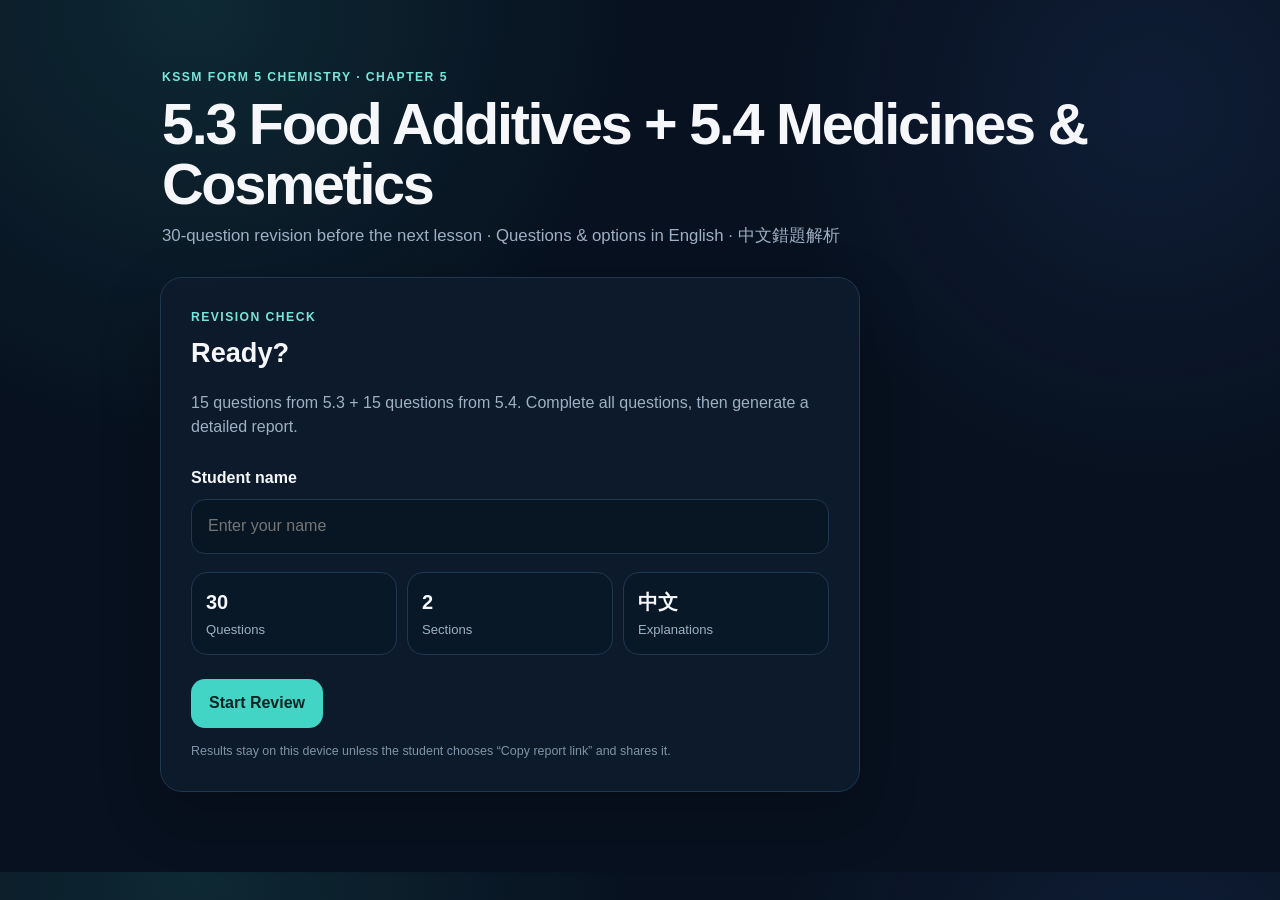
<file: form5-chemistry-ch5-3-5-4-review/index.html>
<!doctype html>
<html lang="en">
<head>
  <meta charset="utf-8" />
  <meta name="viewport" content="width=device-width, initial-scale=1" />
  <meta name="theme-color" content="#0b1220" />
  <title>Form 5 Chemistry Review — 5.3 & 5.4</title>
  <link rel="stylesheet" href="../form5-chemistry-ch5-review/styles.css" />
</head>
<body>
  <main class="shell">
    <header class="hero">
      <div class="eyebrow">KSSM FORM 5 CHEMISTRY · CHAPTER 5</div>
      <h1>5.3 Food Additives + 5.4 Medicines & Cosmetics</h1>
      <p>30-question revision before the next lesson · Questions & options in English · 中文錯題解析</p>
    </header>

    <section id="startScreen" class="card start-card">
      <div class="section-tag">Revision Check</div>
      <h2>Ready?</h2>
      <p class="muted">15 questions from 5.3 + 15 questions from 5.4. Complete all questions, then generate a detailed report.</p>
      <label class="field">
        <span>Student name</span>
        <input id="studentName" type="text" maxlength="60" placeholder="Enter your name" autocomplete="name" />
      </label>
      <div class="info-grid">
        <div><strong>30</strong><span>Questions</span></div>
        <div><strong>2</strong><span>Sections</span></div>
        <div><strong>中文</strong><span>Explanations</span></div>
      </div>
      <button id="startBtn" class="primary">Start Review</button>
      <p class="privacy-note">Results stay on this device unless the student chooses “Copy report link” and shares it.</p>
    </section>

    <section id="quizScreen" class="hidden">
      <div class="sticky-progress card">
        <div class="progress-top">
          <div>
            <span class="section-tag" id="sectionLabel">Section 5.3</span>
            <strong id="progressText">Question 1 of 30</strong>
          </div>
          <span id="answeredCount">0 answered</span>
        </div>
        <div class="progress-track"><div id="progressBar" class="progress-bar"></div></div>
      </div>

      <form id="quizForm" class="questions"></form>

      <div class="submit-wrap card">
        <div>
          <strong>Finished all 30?</strong>
          <p class="muted">You can still submit with unanswered questions, but they will count as incorrect.</p>
        </div>
        <button id="submitBtn" type="button" class="primary">Submit & Generate Report</button>
      </div>
    </section>

    <section id="reportScreen" class="hidden">
      <div class="card report-hero">
        <div>
          <div class="section-tag">Revision Report</div>
          <h2 id="reportTitle">Results</h2>
          <p id="reportMeta" class="muted"></p>
        </div>
        <div class="score-ring" id="scoreRing"><span id="scorePct">0%</span></div>
      </div>

      <div class="summary-grid">
        <div class="card stat"><span>Overall</span><strong id="overallScore">0 / 30</strong></div>
        <div class="card stat"><span>5.3 Food Additives</span><strong id="score53">0 / 15</strong></div>
        <div class="card stat"><span>5.4 Medicines & Cosmetics</span><strong id="score54">0 / 15</strong></div>
        <div class="card stat"><span>Need Review</span><strong id="wrongCount">0</strong></div>
      </div>

      <div class="report-actions card no-print">
        <button id="copyLinkBtn" class="primary">Copy Report Link</button>
        <button id="printBtn" class="secondary">Print / Save PDF</button>
        <button id="retryBtn" class="secondary">Try Again</button>
      </div>

      <section class="card analysis-card">
        <div class="section-head">
          <div>
            <div class="section-tag">錯題分析</div>
            <h2>Questions to Review</h2>
          </div>
          <span id="reviewBadge" class="badge"></span>
        </div>
        <div id="wrongReview"></div>
      </section>

      <section class="card analysis-card">
        <div class="section-head">
          <div>
            <div class="section-tag">Full Answer Record</div>
            <h2>All 30 Questions</h2>
          </div>
        </div>
        <div id="fullReview"></div>
      </section>
    </section>
  </main>

  <div id="toast" class="toast hidden" role="status" aria-live="polite"></div>
  <script src="app.js"></script>
</body>
</html>
</file>
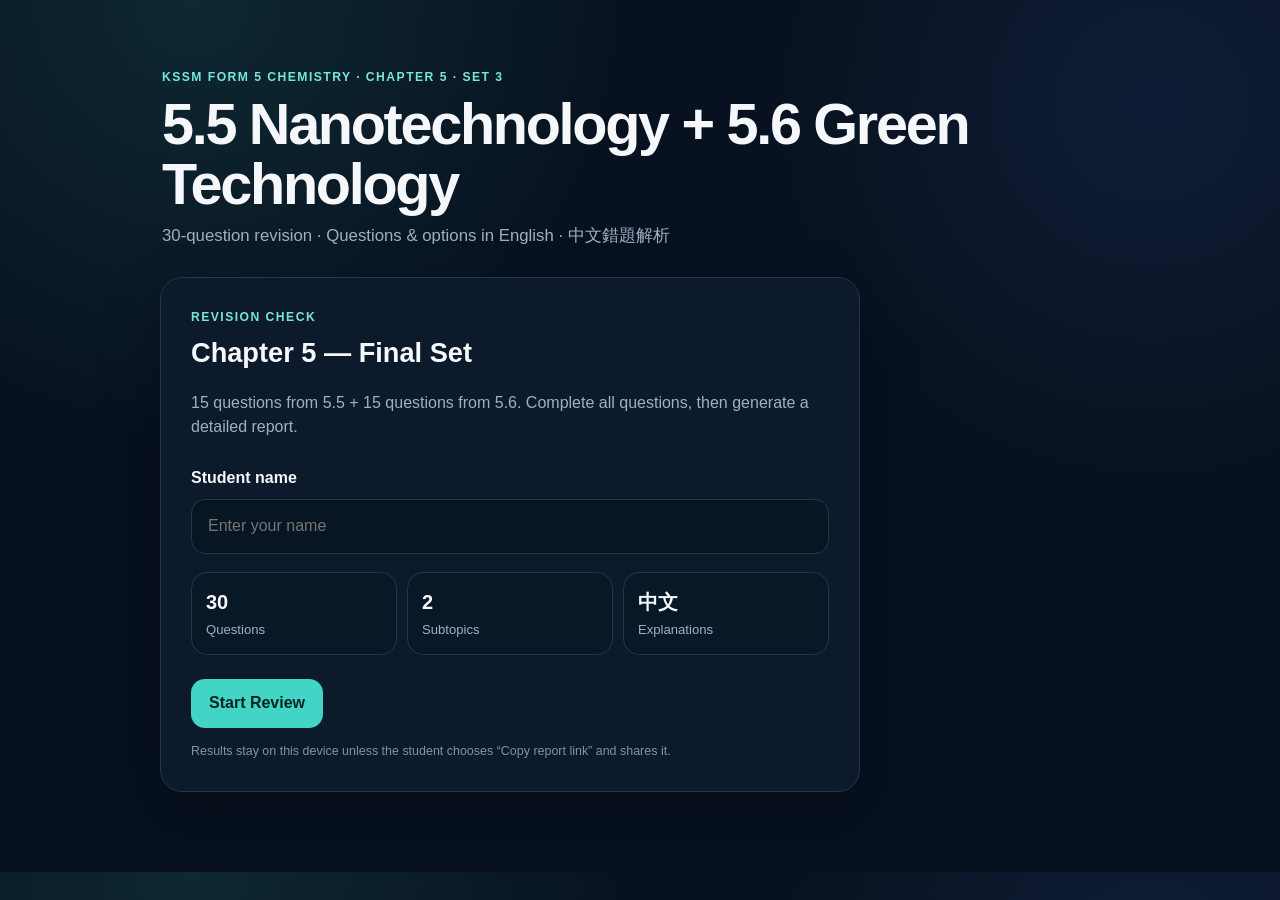
<file: form5-chemistry-ch5-5-5-5-6-review/index.html>
<!doctype html>
<html lang="en">
<head>
  <meta charset="utf-8" />
  <meta name="viewport" content="width=device-width, initial-scale=1" />
  <meta name="theme-color" content="#0b1220" />
  <title>Form 5 Chemistry Review — 5.5 & 5.6</title>
  <link rel="stylesheet" href="../form5-chemistry-ch5-review/styles.css" />
</head>
<body>
  <main class="shell">
    <header class="hero">
      <div class="eyebrow">KSSM FORM 5 CHEMISTRY · CHAPTER 5 · SET 3</div>
      <h1>5.5 Nanotechnology + 5.6 Green Technology</h1>
      <p>30-question revision · Questions & options in English · 中文錯題解析</p>
    </header>

    <section id="startScreen" class="card start-card">
      <div class="section-tag">Revision Check</div>
      <h2>Chapter 5 — Final Set</h2>
      <p class="muted">15 questions from 5.5 + 15 questions from 5.6. Complete all questions, then generate a detailed report.</p>
      <label class="field">
        <span>Student name</span>
        <input id="studentName" type="text" maxlength="60" placeholder="Enter your name" autocomplete="name" />
      </label>
      <div class="info-grid">
        <div><strong>30</strong><span>Questions</span></div>
        <div><strong>2</strong><span>Subtopics</span></div>
        <div><strong>中文</strong><span>Explanations</span></div>
      </div>
      <button id="startBtn" class="primary">Start Review</button>
      <p class="privacy-note">Results stay on this device unless the student chooses “Copy report link” and shares it.</p>
    </section>

    <section id="quizScreen" class="hidden">
      <div class="sticky-progress card">
        <div class="progress-top">
          <div>
            <span class="section-tag" id="sectionLabel">Section 5.5</span>
            <strong id="progressText">Question 1 of 30</strong>
          </div>
          <span id="answeredCount">0 answered</span>
        </div>
        <div class="progress-track"><div id="progressBar" class="progress-bar"></div></div>
      </div>

      <form id="quizForm" class="questions"></form>

      <div class="submit-wrap card">
        <div>
          <strong>Finished all 30?</strong>
          <p class="muted">Unanswered questions count as incorrect.</p>
        </div>
        <button id="submitBtn" type="button" class="primary">Submit & Generate Report</button>
      </div>
    </section>

    <section id="reportScreen" class="hidden">
      <div class="card report-hero">
        <div>
          <div class="section-tag">Revision Report</div>
          <h2 id="reportTitle">Results</h2>
          <p id="reportMeta" class="muted"></p>
        </div>
        <div class="score-ring" id="scoreRing"><span id="scorePct">0%</span></div>
      </div>

      <div class="summary-grid">
        <div class="card stat"><span>Overall</span><strong id="overallScore">0 / 30</strong></div>
        <div class="card stat"><span>5.5 Nanotechnology</span><strong id="score55">0 / 15</strong></div>
        <div class="card stat"><span>5.6 Green Technology</span><strong id="score56">0 / 15</strong></div>
        <div class="card stat"><span>Need Review</span><strong id="wrongCount">0</strong></div>
      </div>

      <div class="report-actions card no-print">
        <button id="copyLinkBtn" class="primary">Copy Report Link</button>
        <button id="printBtn" class="secondary">Print / Save PDF</button>
        <button id="retryBtn" class="secondary">Try Again</button>
      </div>

      <section class="card analysis-card">
        <div class="section-head">
          <div>
            <div class="section-tag">錯題分析</div>
            <h2>Questions to Review</h2>
          </div>
          <span id="reviewBadge" class="badge"></span>
        </div>
        <div id="wrongReview"></div>
      </section>

      <section class="card analysis-card">
        <div class="section-head">
          <div>
            <div class="section-tag">Full Answer Record</div>
            <h2>All 30 Questions</h2>
          </div>
        </div>
        <div id="fullReview"></div>
      </section>
    </section>
  </main>

  <div id="toast" class="toast hidden" role="status" aria-live="polite"></div>
  <script src="app.js"></script>
</body>
</html>
</file>
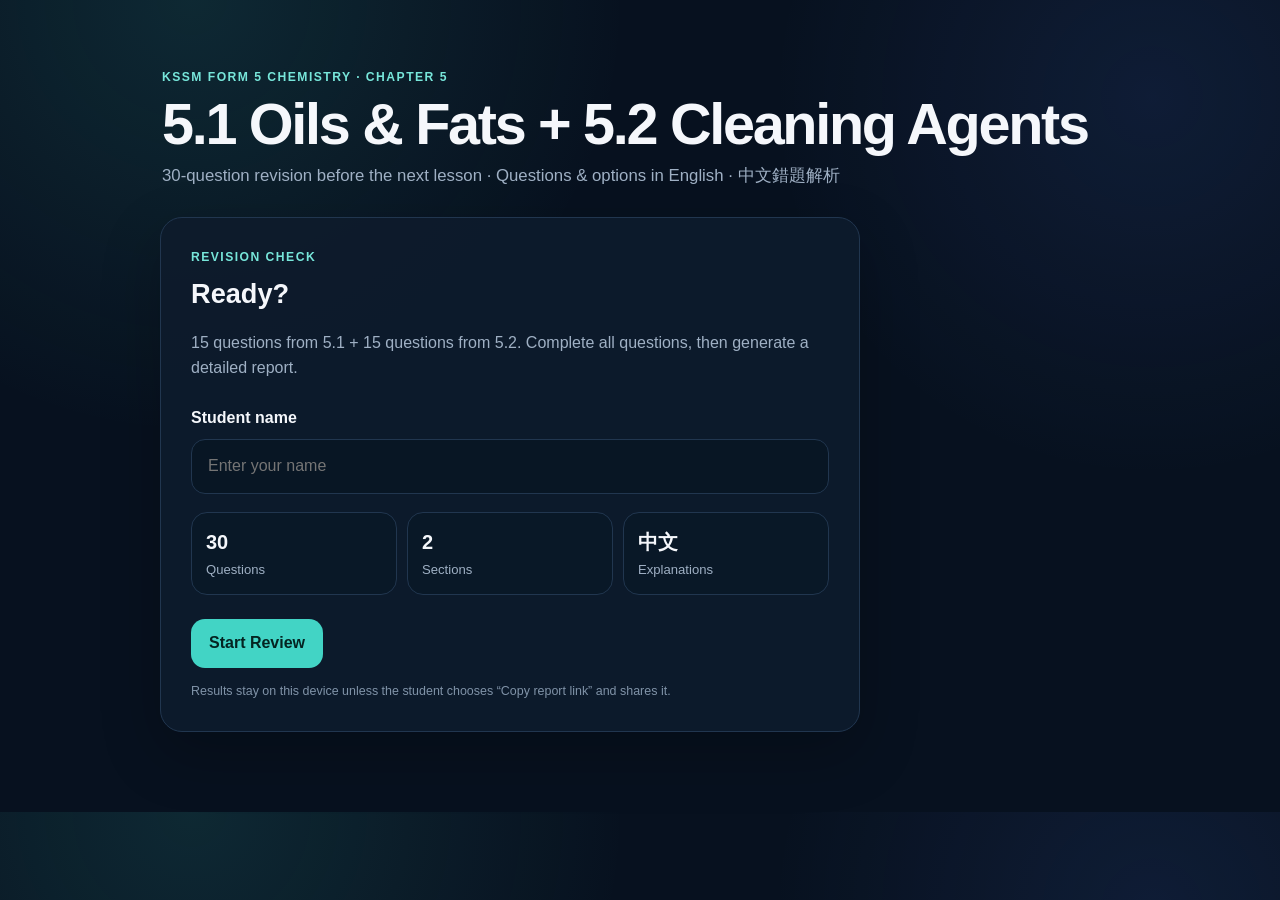
<file: form5-chemistry-ch5-review/index.html>
<!doctype html>
<html lang="en">
<head>
  <meta charset="utf-8" />
  <meta name="viewport" content="width=device-width, initial-scale=1" />
  <meta name="theme-color" content="#0b1220" />
  <title>Form 5 Chemistry Review — 5.1 & 5.2</title>
  <link rel="stylesheet" href="styles.css" />
</head>
<body>
  <main class="shell">
    <header class="hero">
      <div class="eyebrow">KSSM FORM 5 CHEMISTRY · CHAPTER 5</div>
      <h1>5.1 Oils & Fats + 5.2 Cleaning Agents</h1>
      <p>30-question revision before the next lesson · Questions & options in English · 中文錯題解析</p>
    </header>

    <section id="startScreen" class="card start-card">
      <div class="section-tag">Revision Check</div>
      <h2>Ready?</h2>
      <p class="muted">15 questions from 5.1 + 15 questions from 5.2. Complete all questions, then generate a detailed report.</p>
      <label class="field">
        <span>Student name</span>
        <input id="studentName" type="text" maxlength="60" placeholder="Enter your name" autocomplete="name" />
      </label>
      <div class="info-grid">
        <div><strong>30</strong><span>Questions</span></div>
        <div><strong>2</strong><span>Sections</span></div>
        <div><strong>中文</strong><span>Explanations</span></div>
      </div>
      <button id="startBtn" class="primary">Start Review</button>
      <p class="privacy-note">Results stay on this device unless the student chooses “Copy report link” and shares it.</p>
    </section>

    <section id="quizScreen" class="hidden">
      <div class="sticky-progress card">
        <div class="progress-top">
          <div>
            <span class="section-tag" id="sectionLabel">Section 5.1</span>
            <strong id="progressText">Question 1 of 30</strong>
          </div>
          <span id="answeredCount">0 answered</span>
        </div>
        <div class="progress-track"><div id="progressBar" class="progress-bar"></div></div>
      </div>

      <form id="quizForm" class="questions"></form>

      <div class="submit-wrap card">
        <div>
          <strong>Finished all 30?</strong>
          <p class="muted">You can still submit with unanswered questions, but they will count as incorrect.</p>
        </div>
        <button id="submitBtn" type="button" class="primary">Submit & Generate Report</button>
      </div>
    </section>

    <section id="reportScreen" class="hidden">
      <div class="card report-hero">
        <div>
          <div class="section-tag">Revision Report</div>
          <h2 id="reportTitle">Results</h2>
          <p id="reportMeta" class="muted"></p>
        </div>
        <div class="score-ring" id="scoreRing"><span id="scorePct">0%</span></div>
      </div>

      <div class="summary-grid">
        <div class="card stat"><span>Overall</span><strong id="overallScore">0 / 30</strong></div>
        <div class="card stat"><span>5.1 Oils & Fats</span><strong id="score51">0 / 15</strong></div>
        <div class="card stat"><span>5.2 Cleaning Agents</span><strong id="score52">0 / 15</strong></div>
        <div class="card stat"><span>Need Review</span><strong id="wrongCount">0</strong></div>
      </div>

      <div class="report-actions card no-print">
        <button id="copyLinkBtn" class="primary">Copy Report Link</button>
        <button id="printBtn" class="secondary">Print / Save PDF</button>
        <button id="retryBtn" class="secondary">Try Again</button>
      </div>

      <section class="card analysis-card">
        <div class="section-head">
          <div>
            <div class="section-tag">錯題分析</div>
            <h2>Questions to Review</h2>
          </div>
          <span id="reviewBadge" class="badge"></span>
        </div>
        <div id="wrongReview"></div>
      </section>

      <section class="card analysis-card">
        <div class="section-head">
          <div>
            <div class="section-tag">Full Answer Record</div>
            <h2>All 30 Questions</h2>
          </div>
        </div>
        <div id="fullReview"></div>
      </section>
    </section>
  </main>

  <div id="toast" class="toast hidden" role="status" aria-live="polite"></div>
  <script src="app.js"></script>
</body>
</html>
</file>
<file: form5-chemistry-ch5-review/styles.css>
:root {
  --bg: #07111f;
  --panel: #0d1b2c;
  --panel-2: #102238;
  --text: #f5f7fb;
  --muted: #9fb0c4;
  --line: #21364f;
  --accent: #42d4c5;
  --accent-2: #77e6da;
  --good: #53d18c;
  --bad: #ff7a7a;
  --warn: #f5c65c;
  --shadow: 0 22px 60px rgba(0,0,0,.24);
}
* { box-sizing: border-box; }
html { scroll-behavior: smooth; }
body {
  margin: 0;
  background:
    radial-gradient(circle at 15% 0%, rgba(66,212,197,.12), transparent 32%),
    radial-gradient(circle at 90% 12%, rgba(86,130,255,.10), transparent 28%),
    var(--bg);
  color: var(--text);
  font-family: Inter, ui-sans-serif, -apple-system, BlinkMacSystemFont, "Segoe UI", sans-serif;
  line-height: 1.55;
}
button, input { font: inherit; }
.shell { width: min(960px, calc(100% - 28px)); margin: 0 auto; padding: 42px 0 80px; }
.hero { padding: 26px 2px 28px; }
.hero h1 { margin: 8px 0 8px; font-size: clamp(2rem, 5vw, 3.6rem); line-height: 1.04; letter-spacing: -.04em; }
.hero p { margin: 0; color: var(--muted); font-size: 1.05rem; }
.eyebrow, .section-tag { color: var(--accent-2); text-transform: uppercase; letter-spacing: .12em; font-size: .76rem; font-weight: 800; }
.card { background: rgba(13,27,44,.94); border: 1px solid var(--line); border-radius: 22px; box-shadow: var(--shadow); }
.start-card { max-width: 700px; padding: 30px; }
.start-card h2, .report-hero h2, .analysis-card h2 { margin: 6px 0 8px; font-size: 1.7rem; }
.muted { color: var(--muted); }
.field { display: grid; gap: 8px; margin: 26px 0 18px; }
.field span { font-weight: 700; }
.field input { width: 100%; padding: 14px 16px; border-radius: 14px; border: 1px solid var(--line); background: #081624; color: var(--text); outline: none; }
.field input:focus { border-color: var(--accent); box-shadow: 0 0 0 3px rgba(66,212,197,.12); }
.info-grid { display: grid; grid-template-columns: repeat(3,1fr); gap: 10px; margin: 18px 0 24px; }
.info-grid div { background: #091827; border: 1px solid var(--line); border-radius: 16px; padding: 14px; display: grid; gap: 2px; }
.info-grid strong { font-size: 1.25rem; }
.info-grid span { color: var(--muted); font-size: .82rem; }
.primary, .secondary { border: 0; border-radius: 14px; min-height: 46px; padding: 12px 18px; font-weight: 800; cursor: pointer; transition: .18s ease; }
.primary { background: var(--accent); color: #042421; }
.secondary { background: #152b43; color: var(--text); border: 1px solid #28445f; }
.primary:hover, .secondary:hover { transform: translateY(-1px); filter: brightness(1.05); }
.privacy-note { color: #8093a8; font-size: .78rem; margin: 14px 0 0; }
.hidden { display: none !important; }
.sticky-progress { position: sticky; top: 10px; z-index: 10; padding: 16px 18px; margin-bottom: 16px; backdrop-filter: blur(16px); }
.progress-top { display: flex; align-items: center; justify-content: space-between; gap: 16px; }
.progress-top > div { display: grid; gap: 3px; }
#answeredCount { color: var(--muted); font-size: .9rem; white-space: nowrap; }
.progress-track { height: 8px; background: #071421; border-radius: 999px; overflow: hidden; margin-top: 12px; }
.progress-bar { height: 100%; width: 0; background: var(--accent); transition: width .2s ease; }
.questions { display: grid; gap: 14px; }
.question-card { padding: 22px; }
.q-meta { display: flex; align-items: center; justify-content: space-between; gap: 10px; margin-bottom: 10px; }
.q-num { color: var(--accent-2); font-weight: 800; font-size: .82rem; }
.q-topic { color: var(--muted); font-size: .78rem; }
.question-card h3 { margin: 0 0 16px; font-size: 1.08rem; font-weight: 750; }
.options { display: grid; gap: 9px; }
.option { display: grid; grid-template-columns: 30px 1fr; gap: 10px; align-items: start; border: 1px solid var(--line); border-radius: 14px; padding: 12px 13px; background: #091827; cursor: pointer; }
.option:hover { border-color: #365977; }
.option input { position: absolute; opacity: 0; pointer-events: none; }
.option .letter { width: 28px; height: 28px; border-radius: 8px; display: grid; place-items: center; background: #10263b; color: var(--accent-2); font-weight: 850; }
.option:has(input:checked) { border-color: var(--accent); background: rgba(66,212,197,.08); }
.option:has(input:checked) .letter { background: var(--accent); color: #052723; }
.submit-wrap { margin-top: 18px; padding: 20px; display: flex; align-items: center; justify-content: space-between; gap: 18px; }
.submit-wrap p { margin: 3px 0 0; }
.report-hero { padding: 24px; display: flex; align-items: center; justify-content: space-between; gap: 20px; }
.score-ring { width: 112px; aspect-ratio: 1; border-radius: 50%; display: grid; place-items: center; background: conic-gradient(var(--accent) 0deg, #162c43 0deg); position: relative; flex: 0 0 auto; }
.score-ring::after { content: ""; position: absolute; width: 78px; aspect-ratio: 1; border-radius: 50%; background: var(--panel); }
.score-ring span { z-index: 1; font-size: 1.45rem; font-weight: 900; }
.summary-grid { display: grid; grid-template-columns: repeat(4, 1fr); gap: 12px; margin: 14px 0; }
.stat { padding: 18px; display: grid; gap: 6px; }
.stat span { color: var(--muted); font-size: .82rem; }
.stat strong { font-size: 1.35rem; }
.report-actions { padding: 16px; display: flex; flex-wrap: wrap; gap: 10px; margin-bottom: 14px; }
.analysis-card { padding: 22px; margin-top: 14px; }
.section-head { display: flex; justify-content: space-between; align-items: start; gap: 20px; margin-bottom: 14px; }
.badge { background: #132a42; color: var(--accent-2); border: 1px solid #294862; border-radius: 999px; padding: 6px 10px; font-size: .8rem; font-weight: 800; }
.review-list { display: grid; gap: 12px; }
.review-item { border: 1px solid var(--line); border-radius: 16px; overflow: hidden; background: #091827; }
.review-item.correct { border-color: rgba(83,209,140,.35); }
.review-item.wrong { border-color: rgba(255,122,122,.38); }
.review-top { padding: 14px 15px 10px; display: flex; justify-content: space-between; gap: 14px; }
.review-q { font-weight: 750; }
.status { font-size: .78rem; font-weight: 850; white-space: nowrap; }
.status.good { color: var(--good); }
.status.bad { color: var(--bad); }
.answer-lines { padding: 0 15px 14px; display: grid; gap: 5px; font-size: .9rem; }
.answer-lines .your { color: #f0b4b4; }
.answer-lines .correct-answer { color: #9ee8bd; }
.explanation { margin-top: 4px; padding: 12px; border-radius: 12px; background: #0d2032; color: #d9e4ef; }
.explanation strong { color: var(--accent-2); }
.empty-review { padding: 24px; border: 1px dashed rgba(83,209,140,.5); border-radius: 16px; color: #a7e7c4; text-align: center; }
.toast { position: fixed; left: 50%; bottom: 24px; transform: translateX(-50%); background: #f4f7fb; color: #0a1724; border-radius: 999px; padding: 10px 16px; font-weight: 800; box-shadow: 0 10px 30px rgba(0,0,0,.25); z-index: 30; }
@media (max-width: 760px) {
  .shell { width: min(100% - 18px, 960px); padding-top: 20px; }
  .hero { padding-top: 14px; }
  .info-grid, .summary-grid { grid-template-columns: 1fr 1fr; }
  .submit-wrap, .report-hero { align-items: stretch; flex-direction: column; }
  .score-ring { align-self: flex-start; }
  .question-card { padding: 18px; }
  .sticky-progress { top: 6px; }
}
@media (max-width: 460px) {
  .info-grid { grid-template-columns: 1fr; }
  .summary-grid { grid-template-columns: 1fr 1fr; }
  .report-actions button { width: 100%; }
}
@media print {
  :root { --text: #111; --muted: #555; --line: #ccc; }
  body { background: #fff; color: #111; }
  .shell { width: 100%; padding: 0; }
  .hero, #startScreen, #quizScreen, .no-print { display: none !important; }
  #reportScreen { display: block !important; }
  .card, .review-item, .explanation { box-shadow: none; background: #fff !important; color: #111 !important; border-color: #bbb !important; }
  .section-tag, .eyebrow { color: #222 !important; }
  .review-item { break-inside: avoid; }
  .analysis-card { margin-top: 10px; }
  .score-ring { background: #fff !important; border: 3px solid #111; }
  .score-ring::after { display: none; }
  .score-ring span { color: #111; }
  .answer-lines .your, .answer-lines .correct-answer { color: #111; }
}
</file>
